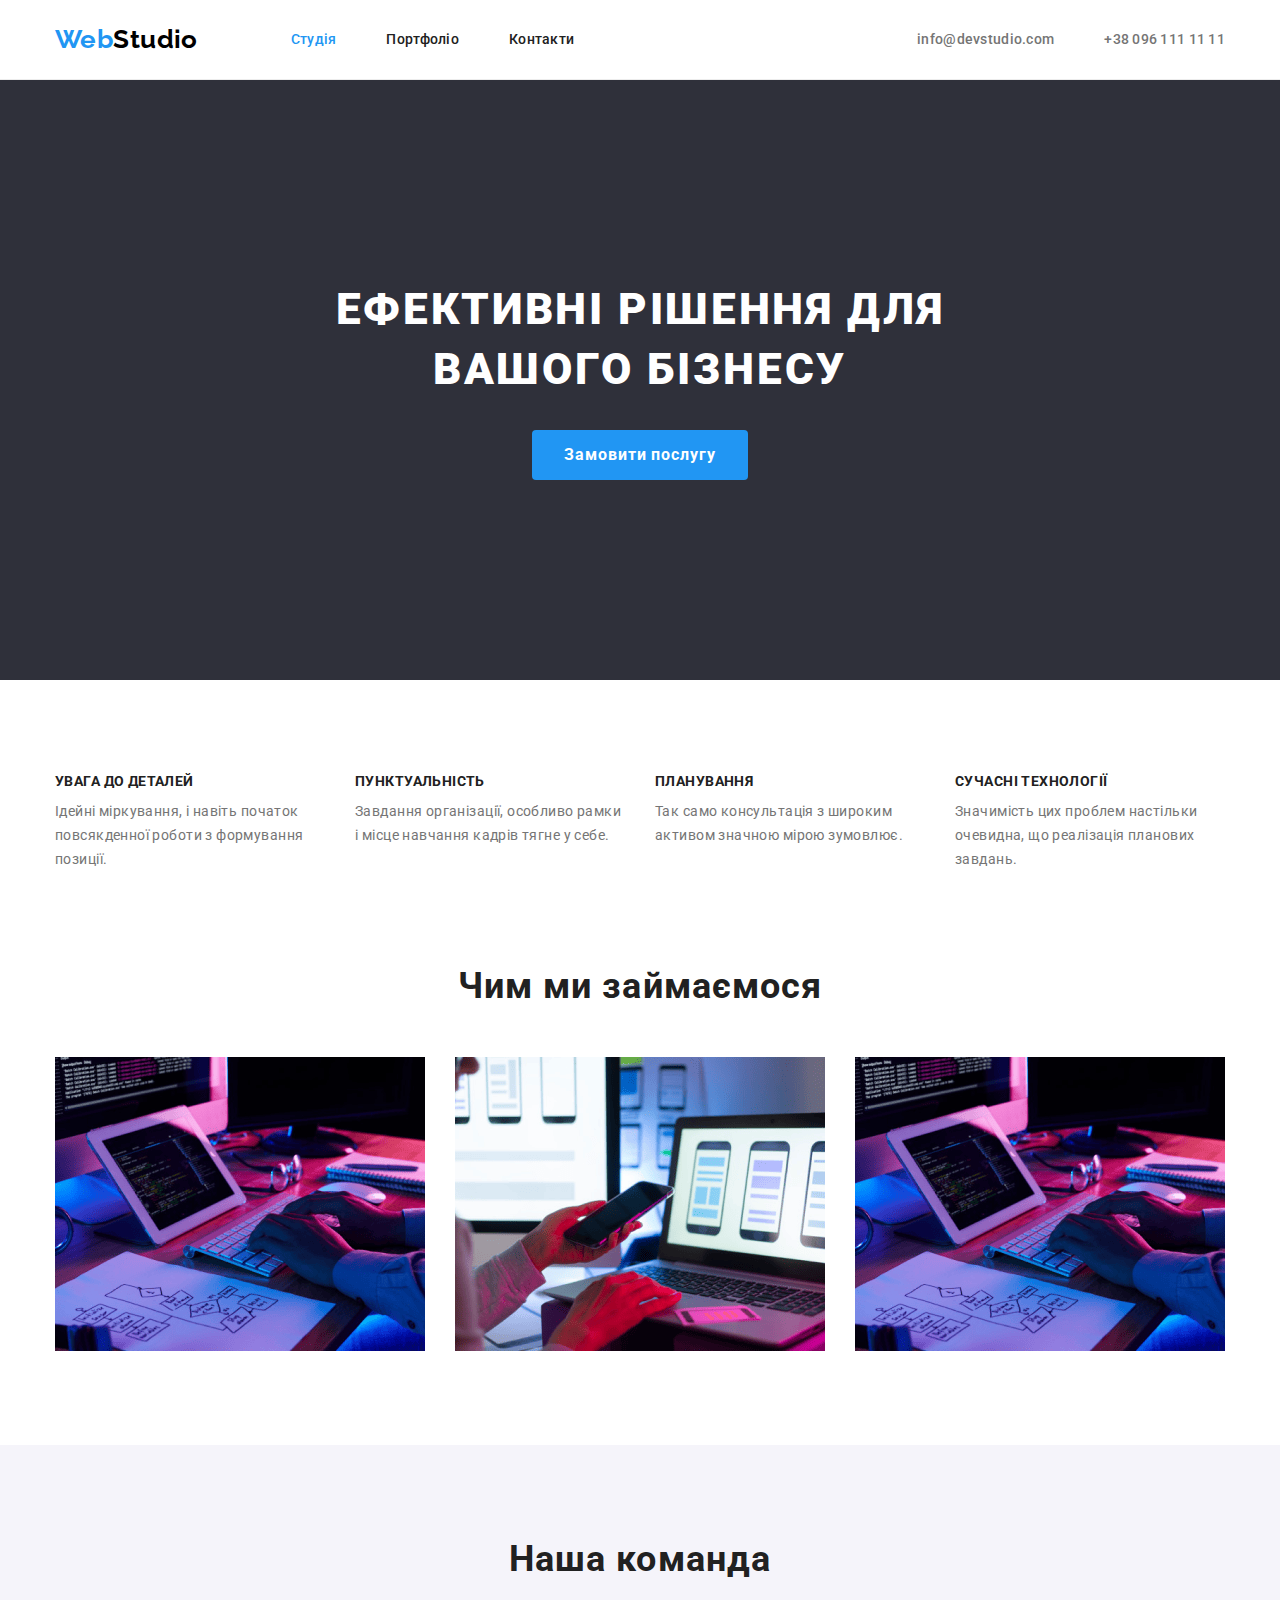
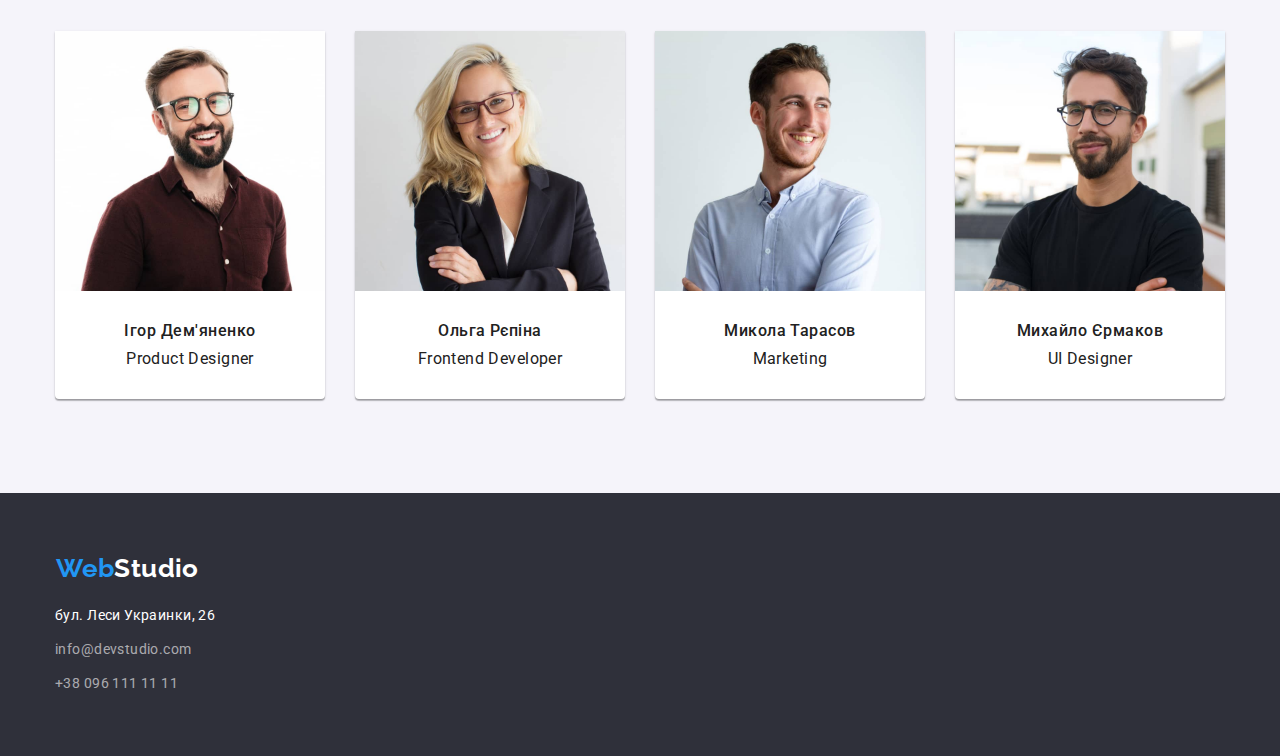
<file: index.html>
<!DOCTYPE html>
<html lang="uk">
  <head>
    <meta charset="UTF-8" />
    <meta http-equiv="X-UA-Compatible" content="IE=edge" />
    <meta name="viewport" content="width=device-width, initial-scale=1.0" />
    <title>WebStudio</title>
    <link
      rel="stylesheet"
      href="https://cdn.jsdelivr.net/npm/modern-normalize@1.1.0/modern-normalize.css"
    />
    <link rel="preconnect" href="https://fonts.googleapis.com" />
    <link rel="preconnect" href="https://fonts.gstatic.com" crossorigin />
    <link
      href="https://fonts.googleapis.com/css2?family=Raleway:wght@700&family=Roboto:wght@400;500;700;900&display=swap"
      rel="stylesheet"
    />
    <link type="text/css" rel="stylesheet" href="./css/style.css" />
  </head>

  <body>
   
    <header class="header">
<div class="container div-head">
      <nav class="site-nav">
        <a class="logo-head link" href="/index.html"
          ><span class="blue-logo">Web</span>Studio</a
        >
        <ul class="list  head-menu">
          <li class="menu"><a class="site-nav__link current" href="./index.html">Студія</a></li>
          <li class="menu">
            <a class="site-nav__link" href="./portfolio.html">Портфолiо</a>
          </li>
          <li class="menu"><a class="site-nav__link" href="">Контакти</a></li>
        </ul>
         </nav>
        <ul class="list nav-contact">
          <li class="contacts">
            <a class="head-contact" href="mailto:info@devstudio.com"
              >info@devstudio.com</a
            >
          </li>
          <li class="contacts">
            <a class="head-contact" href="tel:+380961111111"
              >+38 096 111 11 11</a
            >
          </li>
        </ul>
     
      </div>
    </header>
    
    <main>
      <section class="promo">

        <div class="container">
          
        <h1 class="promo-name">
          Ефективні рішення для <br />
          вашого бізнесу
        </h1>
        <button class="promo-button" type="button">Замовити послугу</button>
      </div>

      </section>
      <section class="skills section">
        <div class="container">
        <h2 class="title none-display">Наші переваги</h2>
        <ul class="list skills-item">
          <li class="list-skills">
            <h3 class="title skls-ttl">Увага до деталей</h3>
            <p class="skills-txt">
              Ідейні міркування, і навіть початок повсякденної роботи з
              формування позиції.
            </p>
          </li>
          <li class="list-skills">
            <h3 class="title skls-ttl">Пунктуальність</h3>
            <p class="skills-txt">
              Завдання організації, особливо рамки і місце навчання кадрів тягне
              у себе.
            </p>
          </li>
          <li class="list-skills">
            <h3 class="title skls-ttl">Планування</h3>
            <p class="skills-txt">
              Так само консультація з широким активом значною мірою зумовлює.
            </p>
          </li>
          <li class="list-skills">
            <h3 class="title skls-ttl">Сучасні технології</h3>
            <p class="skills-txt">
              Значимість цих проблем настільки очевидна, що реалізація планових
              завдань.
            </p>
          </li>
        </ul>
        </div>
      </section>
      <section class="work  section">
        <div class="container">
        <h2 class="subtitle work-title">Чим ми займаємося</h2>
        <ul class="list work-item">
          <li class="work-img">
            <img
              src="./images/img1.jpg"
              alt="Розмітка коду"
              width="370"
              height="294"
            />
          </li>
          <li class="work-img">
            <img
              src="./images/img2.jpg"
              alt="Дизайн сторінки"
              width="370"
              height="294"
            />
          </li>
          <li class="work-img">
            <img
              src="./images/img3.jpg"
              alt="Візуальне наповненя"
              width="370"
              height="294"
            />
          </li>
        </ul>
        </div>
      </section>
   

    <section class="team  section">
      <div class="container">
      <h2 class="subtitle team-title">Наша команда</h2>
      <ul class="list team-item">
        <li class="team-img">
          <img
            src="./images/photo1.jpg"
            alt="Фото Ігор Дем'яненко"
            width="270"
            height="260"
          />
          <div class="team-title-orient">
          <h3 class="our-team">Ігор Дем'яненко</h3>
          <p lang="en">Product Designer</p>
          </div>
          
        </li>
        <li class="team-img">
          <img
            src="./images/photo2.jpg"
            alt="Фото Ольга Рєпіна"
            width="270"
            height="260"
          />
          <div class="team-title-orient">
          <h3 class="our-team">Ольга Рєпіна</h3>
          <p lang="en">Frontend Developer</p>
          </div>
        </li>
        <li class="team-img">
          <img
            src="./images/photo3.jpg"
            alt="Фото Микола Тарасов"
            width="270"
            height="260"
          />
          <div class="team-title-orient">
          <h3 class="our-team">Микола Тарасов</h3>
          <p lang="en">Marketing</p>
          </div>
        </li>
        <li class="team-img">
          <img
            src="./images/photo4.jpg"
            alt="Фото Михайло Єрмаков"
            width="270"
            height="260"
          />
          <div class="team-title-orient">
          <h3 class="our-team">Михайло Єрмаков</h3>
          <p lang="en">UI Designer</p>
          </div>
        </li>
      </ul>
      </div>
    </section>
    </main>
    <footer class="foot">
      <div class="container">
      <a class="logo-foot link" href="/index.html"
        ><span class="blue-logo">Web</span>Studio</a
      >
      <address class="address">
        <ul class="list address-list">
          <li class="address-item">
            <a
              class="map link"
              href="https://goo.gl/maps/8eCghQY2oybn2GDY6"
              target="_blank"
              rel="noopener noreferrer nofollow"
              >бул. Леси Украинки, 26
            </a>
          </li>
          <li class="address-item">
            <a class="foot-contact link" href="mailto:info@devstudio.com"
              >info@devstudio.com</a
            >
          </li>
          <li class="address-item">
            <a class="foot-contact link" href="tel:+380961111111"
              >+38 096 111 11 11</a
            >
          </li>
        </ul>
      </address>
      </div>
    </footer>
  
  </body>
</html>
</file>
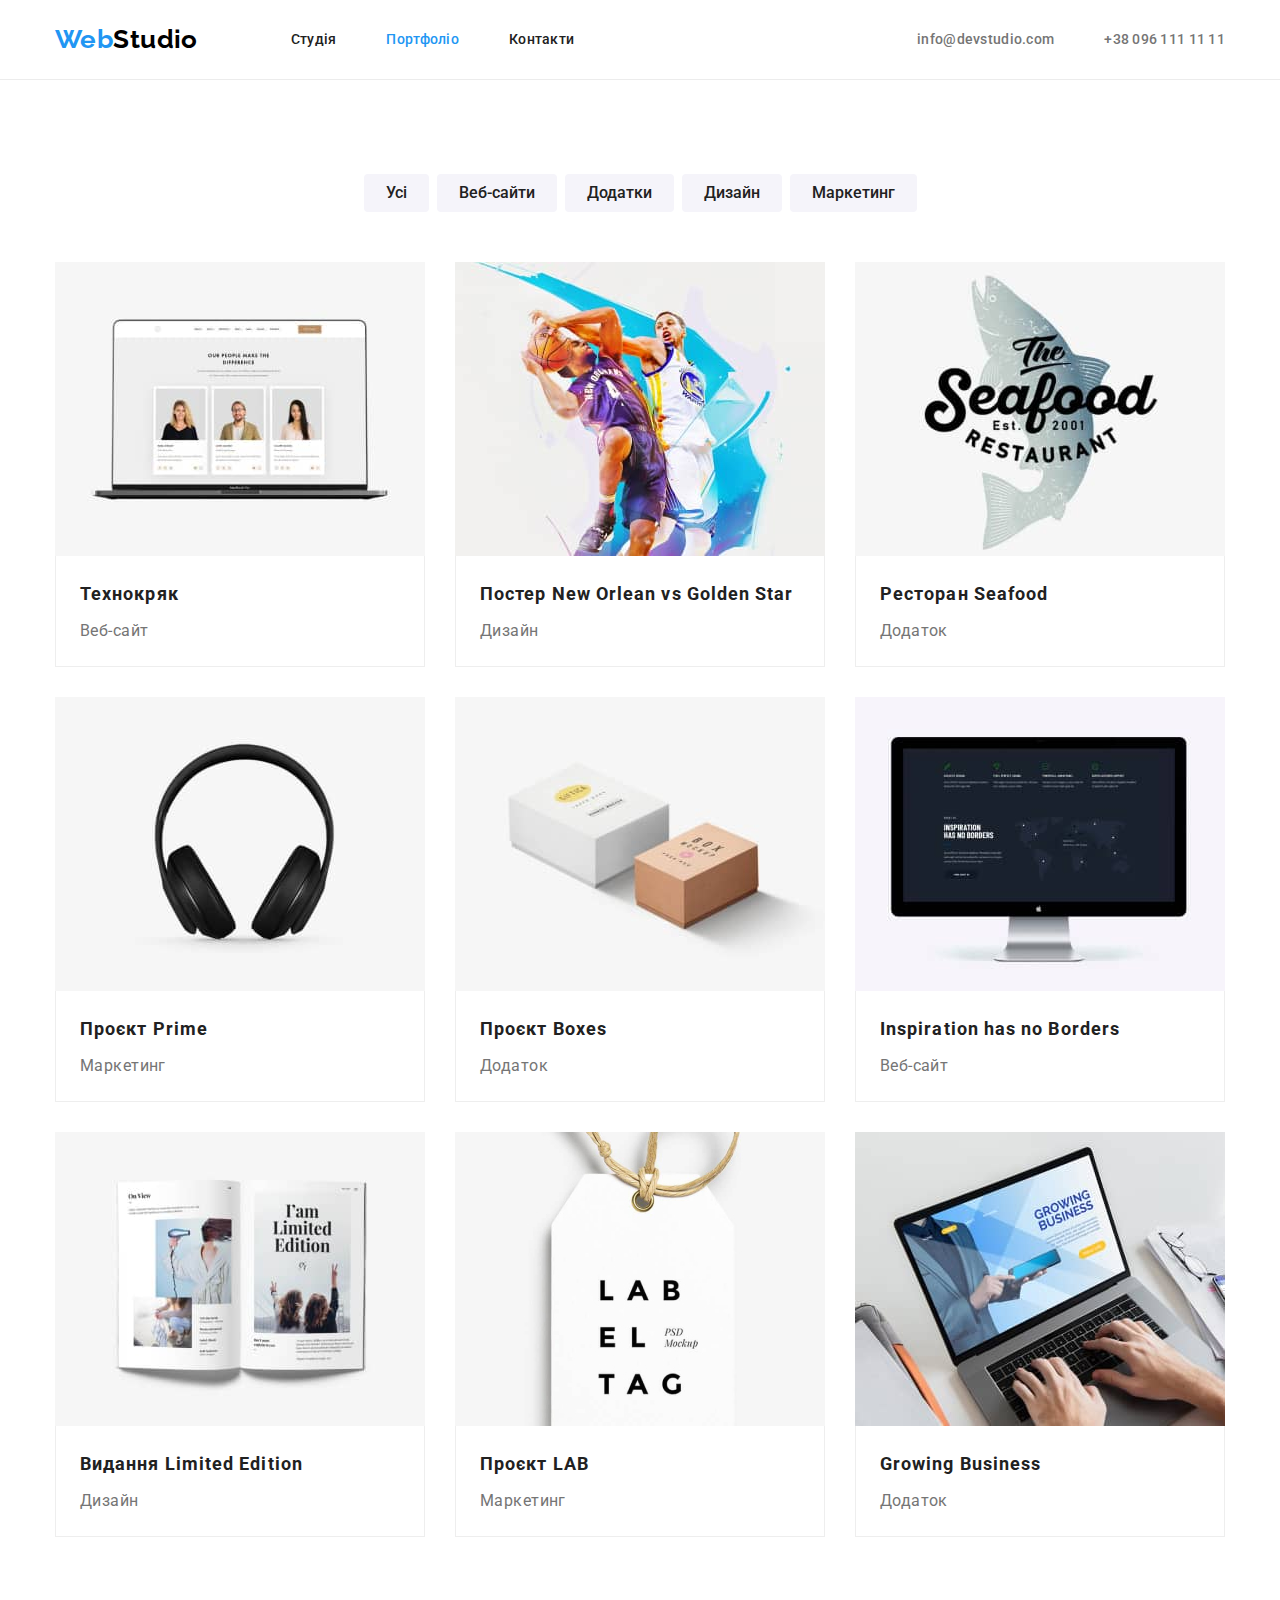
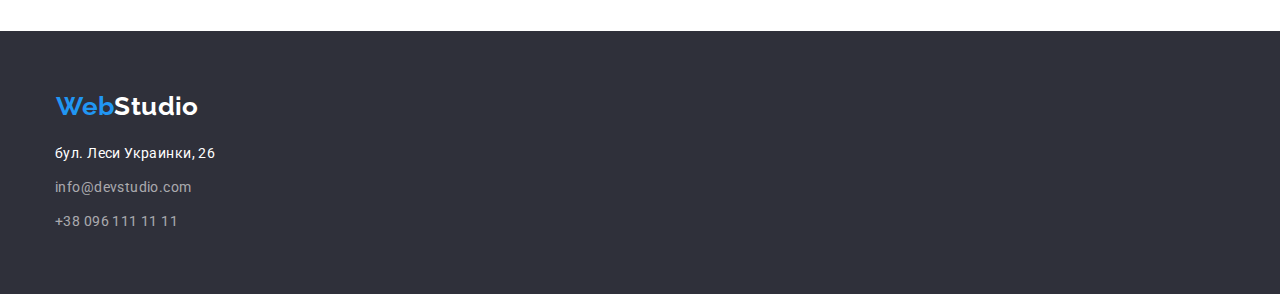
<file: portfolio.html>
<!DOCTYPE html>
<html lang="en">
  <head>
    <meta charset="UTF-8" />
    <meta http-equiv="X-UA-Compatible" content="IE=edge" />
    <meta name="viewport" content="width=device-width, initial-scale=1.0" />
    <title>Портфоліо</title>
    <link
      rel="stylesheet"
      href="https://cdn.jsdelivr.net/npm/modern-normalize@1.1.0/modern-normalize.css"
    />
    <link rel="preconnect" href="https://fonts.googleapis.com" />
    <link rel="preconnect" href="https://fonts.gstatic.com" crossorigin />
    <link
      href="https://fonts.googleapis.com/css2?family=Raleway:wght@700&family=Roboto:wght@400;500;700;900&display=swap"
      rel="stylesheet"
    />
    <link type="text/css" rel="stylesheet" href="./css/style.css" />
  </head>
  <body>
      
    <header class="header">
       <div class="container div-head">
      <nav class="site-nav">
         <a class="logo-head link" href="/index.html"
              ><span class="blue-logo">Web</span>Studio</a
            >
        <ul class="list head-menu">
           
          <li class="menu"><a class="site-nav__link" href="./index.html">Студія</a></li>

          <li class="menu">
            <a class="site-nav__link current" href="./portfolio.html">Портфолiо</a>
          </li>
          <li class="menu"><a class="site-nav__link" href="">Контакти</a></li>
        </ul>
            </nav>
        <ul class="list nav-contact ">
          <li class="contacts"> 
            <a class="head-contact" href="mailto:info@devstudio.com"
              >info@devstudio.com</a
            >
          </li>
          <li class="contacts">
            <a class="head-contact" href="tel:+380961111111"
              >+38 096 111 11 11</a
            >
          </li>
        </ul>
  
      </div>
    </header>
    <main> 
     
      <section class="section main-portfolio">
         <div class="container">
        <h1  class="title none-display">Портфолiо</h1>
        <ul class="list filter">
          <li class="filter-button"><button type="button" class="button">Усі</button></li>
          <li class="filter-button"><button type="button" class="button" >Веб-сайти</button></li>
          <li class="filter-button"><button type="button" class="button" >Додатки</button></li>
          <li class="filter-button"><button type="button" class="button" >Дизайн</button></li>
          <li class="filter-button"><button type="button" class="button" >Маркетинг</button></li>
        </ul>
        <ul class="cards list">
          <li class="cards-product">
            <img class="image" src="./images/techno.jpg" alt="Ноутбук" width="370" />
            <div class="card-orient">
            <h2 class="card-name">Технокряк</h2>
            <p class="description">Веб-сайт</p>
            </div>
          </li>
          <li class="cards-product">
            <img class="image"
              src="./images/goldenstars.jpg"
              alt="Гра в баскетбол"
              width="370"
            />
            <div class="card-orient">
            <h2 class="card-name">Постер New Orlean vs Golden Star</h2>
            <p class="description">Дизайн</p>
            </div>
          </li>
          <li class="cards-product">
            <img class="image" src="./images/seafood.jpg" alt="Лого ресторану" width="370" />
            <div class="card-orient">
            <h2 class="card-name">Ресторан Seafood</h2>
            <p class="description">Додаток</p>
            </div>
          </li>
          <li class="cards-product">
            <img class="image" src="./images/prime.jpg" alt="Навушники" width="370" />
            <div class="card-orient">
            <h2 class="card-name">Проєкт Prime</h2>
            <p class="description">Маркетинг</p>
            </div>
          </li>
          <li class="cards-product">
            <img class="image" src="./images/boxes.jpg" alt="Дві коробки" width="370" />
            <div class="card-orient">
            <h2 class="card-name">Проєкт Boxes</h2>
            <p class="description">Додаток</p>
            </div>
          </li>
          <li class="cards-product">
            <img class="image" src="./images/border.jpg" alt="Моноблок" width="370" />
            <div class="card-orient">
            <h2 class="card-name">Inspiration has no Borders</h2>
            <p class="description">Веб-сайт</p>
            </div>
          </li>
          <li class="cards-product">
            <img class="image" src="./images/limited.jpg" alt="Відкрита книга" width="370" />
            <div class="card-orient">
            <h2 class="card-name">Видання Limited Edition</h2>
            <p class="description">Дизайн</p>
            </div>
          </li>
          <li class="cards-product">
            <img class="image" src="./images/lab.jpg" alt="Логотип проекту" width="370" />
            <div class="card-orient">
            <h2 class="card-name">Проєкт LAB</h2>
            <p class="description">Маркетинг</p>
            </div>
          </li>
          <li class="cards-product">
            <img class="image"
              src="./images/growing.jpg"
              alt="Відкритий ноутбук"
              width="370"
            />
            <div class="card-orient">
            <h2 class="card-name">Growing Business</h2>
            <p class="description">Додаток</p>
            </div>
          </li>
        </ul>
        </div>
      </section>
    </main>
    <footer class="foot">
       <div class="container">
      <a class="logo-foot link" href="/index.html"
        ><span class="blue-logo">Web</span>Studio</a
      >
      <address class="address">
        <ul class="list  address-list">
          <li class="address-item">
            <a
              class="map link"
              href="https://goo.gl/maps/8eCghQY2oybn2GDY6"
              target="_blank"
              rel="noopener noreferrer nofollow"
              >бул. Леси Украинки, 26
            </a>
          </li>
          <li class="address-item">
            <a class="foot-contact link" href="mailto:info@devstudio.com"
              >info@devstudio.com</a
            >
          </li>
          <li class="address-item">
            <a class="foot-contact link" href="tel:+380961111111"
              >+38 096 111 11 11</a
            >
          </li>
        </ul>
      </address>
      </div>
    </footer>
    
  </body>
</html>
</file>
<file: css/style.css>
:root {
  --primary-font: Roboto, sans-serif;

  --secondary-font: "raleway", sans-serif;

  --main-bgcolor: #ffffff;

  --bgcolor: #2f303a;

  --hcolor: #212121;

  --pcolor: #757575;

  --blue: #2196f3;

  --ourbgcolor: #f5f4fa;
}
html {
  box-sizing: border-box;
}
h1,
h2,
h3,
h4,
h5,
h6,
p {
  margin: 0;
}

ul,
ol {
  margin: 0;
  padding: 0;
}
img {
  display: block;
  max-width: 100%;
}
.none-display {
  position: absolute;
  white-space: nowrap;
  width: 1px;
  height: 1px;
  overflow: hidden;
  border: 0;
  padding: 0;
  clip: rect(0 0 0 0);
  clip-path: inset(50%);
  margin: -1px;
}
.list {
  list-style: none;
  margin: 0px;
}
.link,
.site-nav__link,
.head-contact {
  text-decoration: none;
}

.button,
.promo-button {
  cursor: pointer;
}

body {
  background-color: var(--main-bgcolor);
  color: var(--pcolor);
  font-family: var(--primary-font);
  letter-spacing: 0.03em;
  font-size: 14px;
}
.container {
  text-align: center;
  /* outline: #2196f3 dashed; */
  width: 1200px;
  padding: 0 15px;
  margin: 0 auto;
}
.section {
  padding-top: 94px;
  padding-bottom: 94px;
}

/* /* header style  */

.site-nav,
.head-menu,
.header,
.nav-contact,
.div-head {
  display: flex;
}

.header {
  border-bottom: 1px solid #ececec;

  padding-top: 24px;
  padding-bottom: 24px;
}
.site-nav {
  justify-content: space-between;
}
.menu:not(:last-child),
.contacts:not(:last-child) {
  margin-right: 50px;
}

.div-head {
  justify-content: space-between;
  align-items: center;
}
.head-menu {
  align-items: center;
  margin-left: 93px;
}
.head-contact {
  color: var(--pcolor);
}
.site-nav__link {
  color: rgb(255, 255, 255);
}
.logo-head {
  color: #000000;
}
.logo-foot {
  color: #ffffff;
}
.logo-foot,
.logo-head {
  font-family: var(--secondary-font);
  font-style: normal;
  font-weight: 700;
  font-size: 26px;
  line-height: 1.2;
}
.blue-logo {
  color: var(--blue);
}

.site-nav a:hover,
.foot a:hover,
.nav-contact a:hover,
.site-nav a:focus,
.foot a:focus,
.nav-contact a:focus {
  color: var(--blue);
}
.site-nav__link,
.head-contact {
  font-weight: 500;
  letter-spacing: 0.02em;
}
.site-nav__link {
  line-height: 1.14;
}
.head-contact {
  line-height: 1.14;
}
.site-nav__link,
.title,
.card-name {
  color: var(--hcolor);
  font-size: 14px;
}
.current {
  color: var(--blue);
}
/* section promo */

.promo {
  display: flex;
  flex-direction: column;
  align-items: center;
  padding-top: 200px;
  padding-bottom: 200px;
}
.promo,
.foot {
  background-color: var(--bgcolor);
}
.promo-name {
  margin-bottom: 30px;

  font-weight: 900;
  font-size: 44px;
  line-height: 1.36;
  text-align: center;

  text-transform: uppercase;
  color: #ffffff;
}
.promo-button {
  align-items: center;
  padding: 10px 32px;

  border-radius: 4px;
  border: 0cm;
  color: var(--main-bgcolor);
  background-color: var(--blue);
  font-family: inherit;
  font-weight: 700;
  line-height: 1.88;
}

.promo-name,
.promo-button {
  letter-spacing: 0.06em;
}

.promo-button:hover,
.promo-button:focus {
  background-color: #188ce8;
}

/* skills section */

.skills-item {
  display: flex;
  flex-wrap: wrap;
  gap: 30px;
}
.list-skills {
  
   flex-basis: calc((100% - 90px) / 4);
  
}

.skls-ttl {
  margin-bottom: 10px;
}
.skls-ttl,
.skills-txt {
  text-align: left;
}
.skills-txt {
  line-height: 1.71;
}

/* work section  */

.work {
  padding-top: 0px;
  margin: 0;
}
.work-item {
  display: flex;
  justify-content: space-between;
  row-gap: 30px;
}
.work-title {
  margin-bottom: 50px;
}

/* team section */

.team {
  background-color: var(--ourbgcolor);
  color: var(--hcolor);
  font-size: 16px;
}
.team-item {
  display: flex;
  flex-wrap: wrap;
  gap: 30px;
}
.team-title {
  margin-bottom: 50px;
}
.team-img {
  flex-basis: calc((100% - 90px) / 4);
 

  background-color: #ffffff;
  box-shadow: 0px 1px 3px rgba(0, 0, 0, 0.12), 0px 1px 1px rgba(0, 0, 0, 0.14),
    0px 2px 1px rgba(0, 0, 0, 0.2);
  border-radius: 0px 0px 4px 4px;
}


.team-title-orient {
  padding-top: 30px;
  padding-bottom: 30px;
}
.our-team {
  font-weight: 500;
  font-size: 16px;
  line-height: 19px;
  letter-spacing: 0.03em;

  margin-bottom: 10px;
}

[lang="en"] {
  font-size: 16px;
  line-height: 1.18;
}

.title {
  line-height: 1.14;
  text-transform: uppercase;
}

/* filter portfolio */
.filter {
  display: flex;
  justify-content: center;


  margin: auto;
  margin-bottom: 50px;
}

.button {
  color: var(--hcolor);
  background-color: var(--ourbgcolor);
  font-weight: 500;
  font-family: var(--primary-font);
  line-height: 1.62;
  border: 0;
  border-radius: 4px;
  padding: 6px 22px;
}
.filter-button:not(:last-child) {
  margin-right: 8px;
}

.title,
.card-name {
  font-weight: 700;
}
.card-name {
  font-size: 18px;
  line-height: 2;
  letter-spacing: 0.06em;
  text-align: left;
 
}
.button,
.description,
.promo-button {
  font-size: 16px;
}
.description {
  line-height: 1.88;
  text-align: left;
  margin-top: 4px;

}
.main-portlio {
  margin-bottom: 94px;
}
.subtitle {
  color: var(--hcolor);
  font-size: 36px;
  line-height: 1.16;
  font-weight: 700;
  letter-spacing: 0.03em;
}

.cards {
  display: flex;

  flex-wrap: wrap;
  gap: 30px;
}

.cards-product {
 
  flex-basis: calc((100% - 60px) / 3);

 
}
.card-orient {
  padding: 20px 24px;
  border-left: 1px solid rgba(238, 238, 238, 1);
  border-right: 1px solid rgba(238, 238, 238, 1);
  border-bottom: 1px solid rgba(238, 238, 238, 1);
}

.button:hover,
.button:focus {
  color: var(--main-bgcolor);
  background-color: var(--blue);
  box-shadow: 0px 3px 1px rgba(0, 0, 0, 0.1), 0px 1px 2px rgba(0, 0, 0, 0.08),
    0px 2px 2px rgba(0, 0, 0, 0.12);
  border-radius: 4px;
}

/* footer section */
.foot {
  padding-top: 60px;
  padding-bottom: 60px;
}
.logo-foot {
  display: block;
  width: 145px;
}

.foot-contact {
  color: rgba(255, 255, 255, 0.6);
  line-height: 1.71;
}
.address {
  font-style: normal;
  padding-top: 20px;
}
.address-list {
  display: flex;
  align-items: flex-start;
  flex-direction: column;
  flex-direction: column;
  flex-direction: column;
  width: 231px;
}
.address-item:not(:last-child) {
  margin-bottom: 10px;
}
.map {
  color: rgb(255, 255, 255);
  line-height: 1.71;
}
</file>
